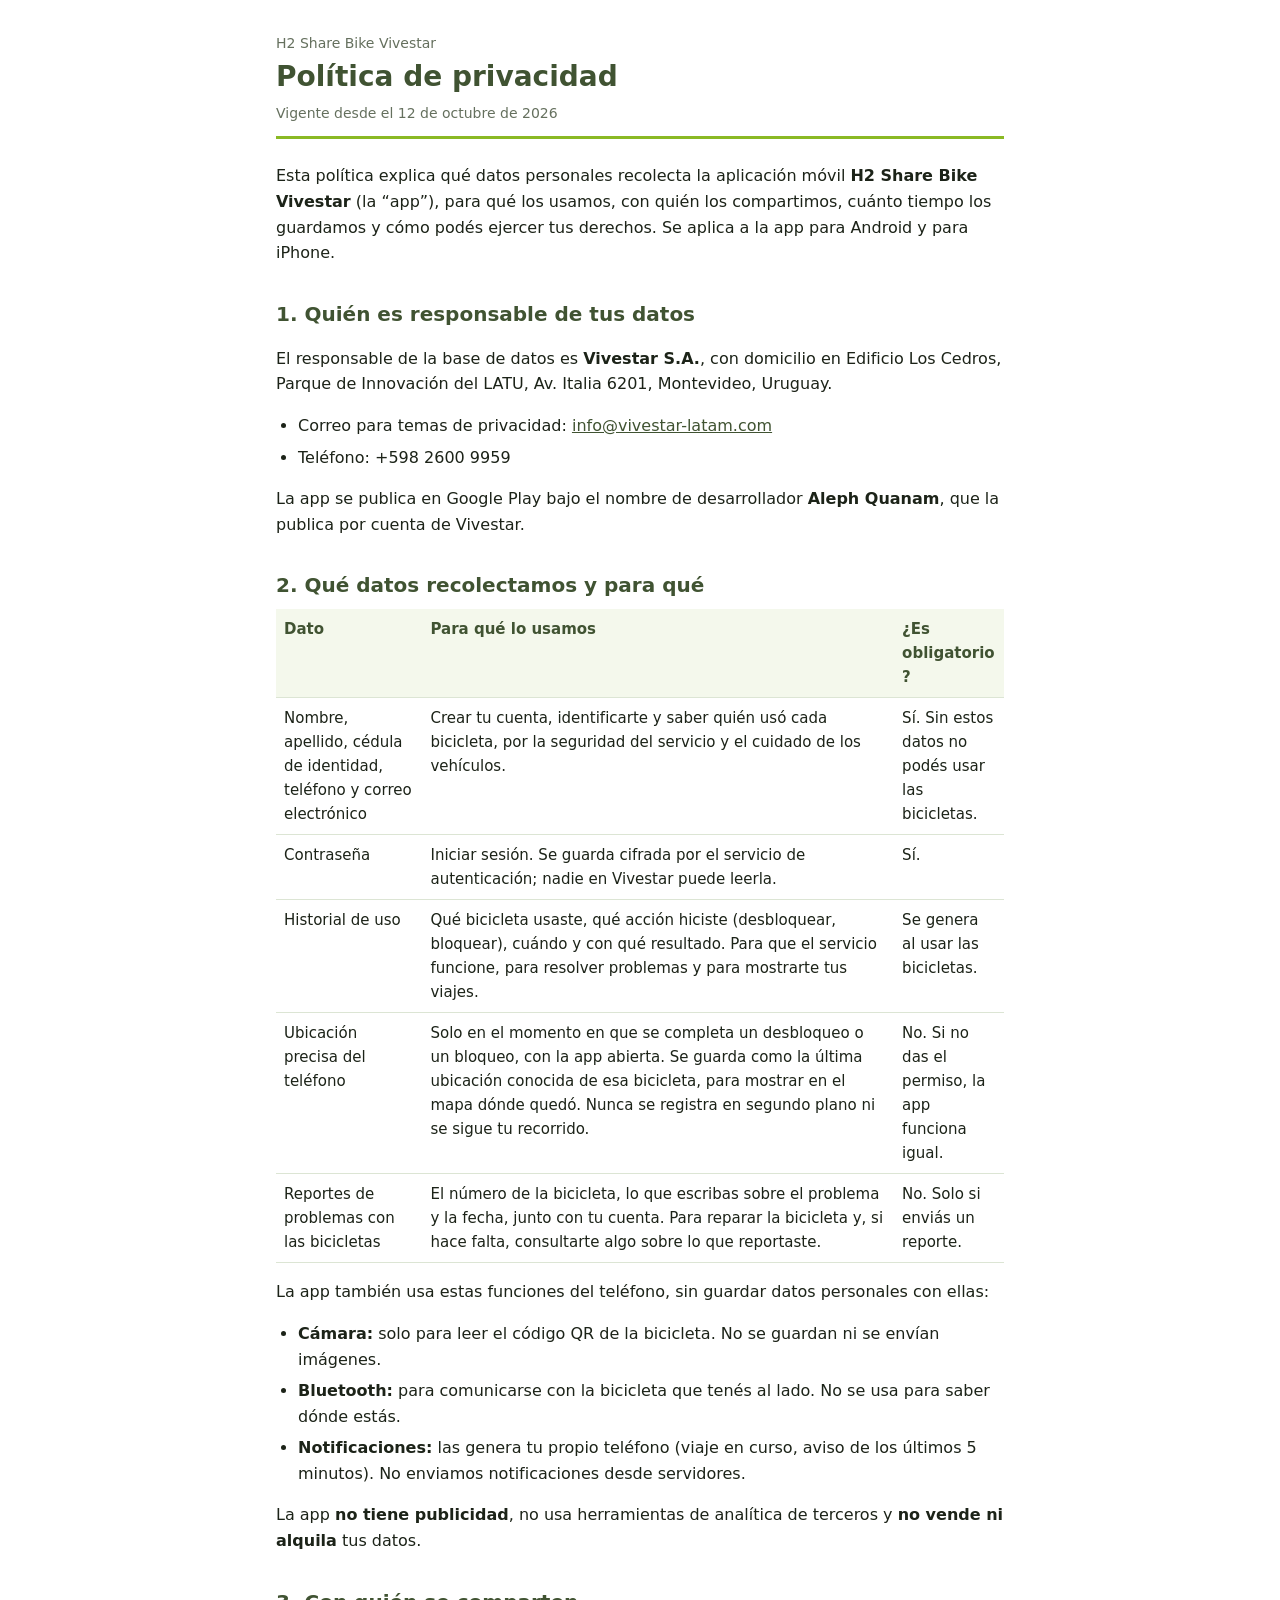
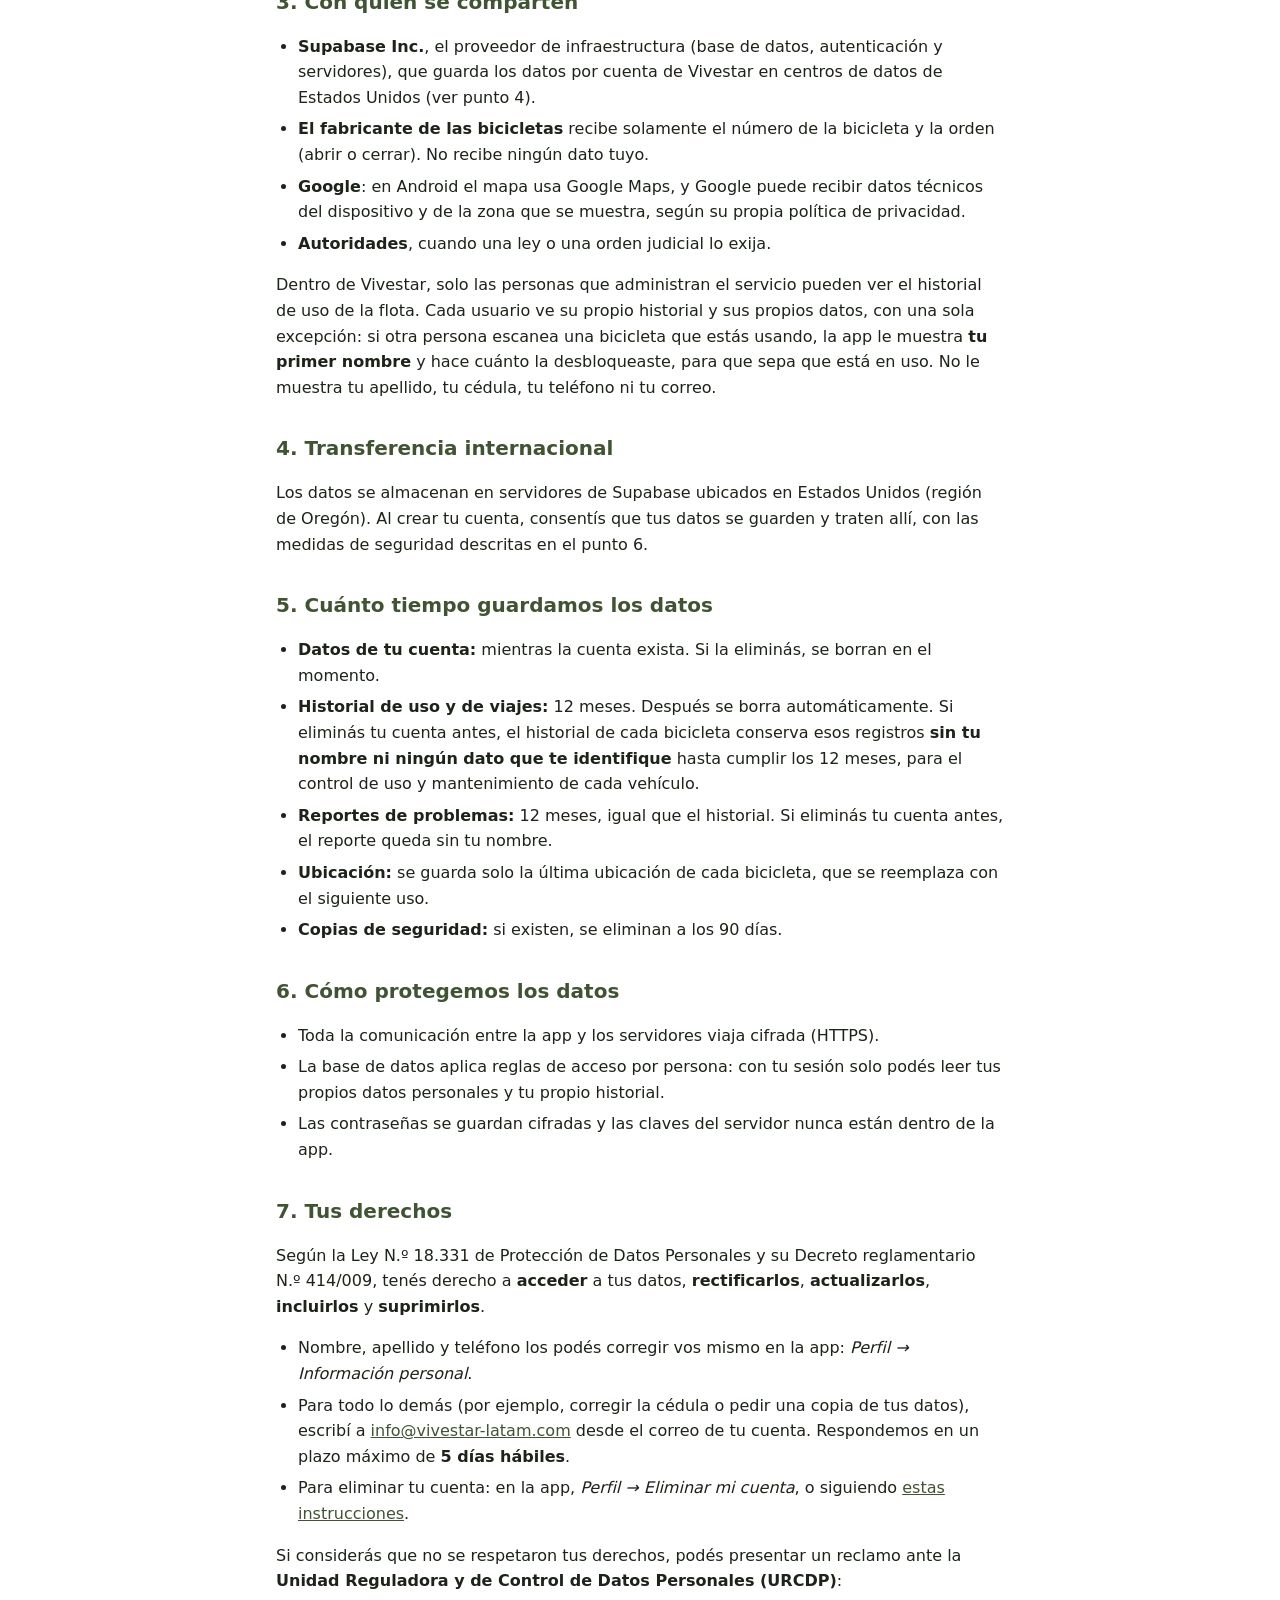
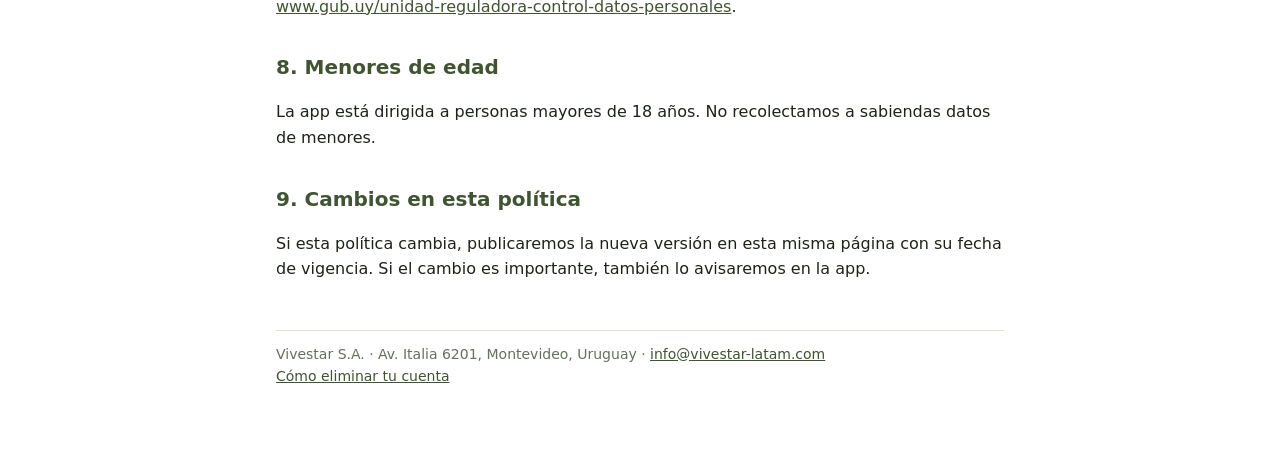
<file: index.html>
<!doctype html>
<html lang="es">
<head>
<meta charset="utf-8">
<meta name="viewport" content="width=device-width, initial-scale=1">
<title>Política de privacidad — H2 Share Bike Vivestar</title>
<meta name="description" content="Qué datos personales recolecta la app H2 Share Bike Vivestar, para qué, con quién se comparten, cuánto tiempo se guardan y cómo ejercer tus derechos.">
<link rel="stylesheet" href="estilo.css">
</head>
<body>
<main>

<header>
  <p>H2 Share Bike Vivestar</p>
  <h1>Política de privacidad</h1>
  <p>Vigente desde el 12 de octubre de 2026</p>
</header>

<p>Esta política explica qué datos personales recolecta la aplicación móvil
<strong>H2 Share Bike Vivestar</strong> (la “app”), para qué los usamos, con quién
los compartimos, cuánto tiempo los guardamos y cómo podés ejercer tus derechos.
Se aplica a la app para Android y para iPhone.</p>

<h2>1. Quién es responsable de tus datos</h2>
<p>El responsable de la base de datos es <strong>Vivestar S.A.</strong>, con domicilio
en Edificio Los Cedros, Parque de Innovación del LATU, Av. Italia 6201,
Montevideo, Uruguay.</p>
<ul>
  <li>Correo para temas de privacidad: <a href="mailto:info@vivestar-latam.com">info@vivestar-latam.com</a></li>
  <li>Teléfono: +598 2600 9959</li>
</ul>
<p>La app se publica en Google Play bajo el nombre de desarrollador
<strong>Aleph Quanam</strong>, que la publica por cuenta de Vivestar.</p>

<h2>2. Qué datos recolectamos y para qué</h2>
<table>
  <thead>
    <tr><th>Dato</th><th>Para qué lo usamos</th><th>¿Es obligatorio?</th></tr>
  </thead>
  <tbody>
    <tr>
      <td>Nombre, apellido, cédula de identidad, teléfono y correo electrónico</td>
      <td>Crear tu cuenta, identificarte y saber quién usó cada bicicleta, por la
        seguridad del servicio y el cuidado de los vehículos.</td>
      <td>Sí. Sin estos datos no podés usar las bicicletas.</td>
    </tr>
    <tr>
      <td>Contraseña</td>
      <td>Iniciar sesión. Se guarda cifrada por el servicio de autenticación;
        nadie en Vivestar puede leerla.</td>
      <td>Sí.</td>
    </tr>
    <tr>
      <td>Historial de uso</td>
      <td>Qué bicicleta usaste, qué acción hiciste (desbloquear, bloquear),
        cuándo y con qué resultado. Para que el servicio funcione, para resolver
        problemas y para mostrarte tus viajes.</td>
      <td>Se genera al usar las bicicletas.</td>
    </tr>
    <tr>
      <td>Ubicación precisa del teléfono</td>
      <td>Solo en el momento en que se completa un desbloqueo o un bloqueo, con la
        app abierta. Se guarda como la última ubicación conocida de esa bicicleta,
        para mostrar en el mapa dónde quedó. Nunca se registra en segundo plano ni
        se sigue tu recorrido.</td>
      <td>No. Si no das el permiso, la app funciona igual.</td>
    </tr>
    <tr>
      <td>Reportes de problemas con las bicicletas</td>
      <td>El número de la bicicleta, lo que escribas sobre el problema y la fecha,
        junto con tu cuenta. Para reparar la bicicleta y, si hace falta,
        consultarte algo sobre lo que reportaste.</td>
      <td>No. Solo si enviás un reporte.</td>
    </tr>
  </tbody>
</table>

<p>La app también usa estas funciones del teléfono, sin guardar datos personales con ellas:</p>
<ul>
  <li><strong>Cámara:</strong> solo para leer el código QR de la bicicleta. No se guardan ni se envían imágenes.</li>
  <li><strong>Bluetooth:</strong> para comunicarse con la bicicleta que tenés al lado. No se usa para saber dónde estás.</li>
  <li><strong>Notificaciones:</strong> las genera tu propio teléfono (viaje en curso, aviso de los últimos 5 minutos). No enviamos notificaciones desde servidores.</li>
</ul>
<p>La app <strong>no tiene publicidad</strong>, no usa herramientas de analítica de
terceros y <strong>no vende ni alquila</strong> tus datos.</p>

<h2>3. Con quién se comparten</h2>
<ul>
  <li><strong>Supabase Inc.</strong>, el proveedor de infraestructura (base de datos,
    autenticación y servidores), que guarda los datos por cuenta de Vivestar en
    centros de datos de Estados Unidos (ver punto 4).</li>
  <li><strong>El fabricante de las bicicletas</strong> recibe solamente el número de
    la bicicleta y la orden (abrir o cerrar). No recibe ningún dato tuyo.</li>
  <li><strong>Google</strong>: en Android el mapa usa Google Maps, y Google puede
    recibir datos técnicos del dispositivo y de la zona que se muestra, según su
    propia política de privacidad.</li>
  <li><strong>Autoridades</strong>, cuando una ley o una orden judicial lo exija.</li>
</ul>
<p>Dentro de Vivestar, solo las personas que administran el servicio pueden ver
el historial de uso de la flota. Cada usuario ve su propio historial y sus
propios datos, con una sola excepción: si otra persona escanea una bicicleta
que estás usando, la app le muestra <strong>tu primer nombre</strong> y hace cuánto
la desbloqueaste, para que sepa que está en uso. No le muestra tu apellido, tu
cédula, tu teléfono ni tu correo.</p>

<h2>4. Transferencia internacional</h2>
<p>Los datos se almacenan en servidores de Supabase ubicados en Estados Unidos
(región de Oregón). Al crear tu cuenta, consentís que tus datos se guarden y
traten allí, con las medidas de seguridad descritas en el punto 6.</p>

<h2>5. Cuánto tiempo guardamos los datos</h2>
<ul>
  <li><strong>Datos de tu cuenta:</strong> mientras la cuenta exista. Si la
    eliminás, se borran en el momento.</li>
  <li><strong>Historial de uso y de viajes:</strong> 12 meses. Después se borra
    automáticamente. Si eliminás tu cuenta antes, el historial de cada
    bicicleta conserva esos registros <strong>sin tu nombre ni ningún dato que te
    identifique</strong> hasta cumplir los 12 meses, para el control de uso y
    mantenimiento de cada vehículo.</li>
  <li><strong>Reportes de problemas:</strong> 12 meses, igual que el historial.
    Si eliminás tu cuenta antes, el reporte queda sin tu nombre.</li>
  <li><strong>Ubicación:</strong> se guarda solo la última ubicación de cada
    bicicleta, que se reemplaza con el siguiente uso.</li>
  <li><strong>Copias de seguridad:</strong> si existen, se eliminan a los 90 días.</li>
</ul>

<h2>6. Cómo protegemos los datos</h2>
<ul>
  <li>Toda la comunicación entre la app y los servidores viaja cifrada (HTTPS).</li>
  <li>La base de datos aplica reglas de acceso por persona: con tu sesión solo
    podés leer tus propios datos personales y tu propio historial.</li>
  <li>Las contraseñas se guardan cifradas y las claves del servidor nunca están
    dentro de la app.</li>
</ul>

<h2>7. Tus derechos</h2>
<p>Según la Ley N.º 18.331 de Protección de Datos Personales y su Decreto
reglamentario N.º 414/009, tenés derecho a <strong>acceder</strong> a tus datos,
<strong>rectificarlos</strong>, <strong>actualizarlos</strong>,
<strong>incluirlos</strong> y <strong>suprimirlos</strong>.</p>
<ul>
  <li>Nombre, apellido y teléfono los podés corregir vos mismo en la app:
    <em>Perfil → Información personal</em>.</li>
  <li>Para todo lo demás (por ejemplo, corregir la cédula o pedir una copia de tus
    datos), escribí a <a href="mailto:info@vivestar-latam.com">info@vivestar-latam.com</a>
    desde el correo de tu cuenta. Respondemos en un plazo máximo de
    <strong>5 días hábiles</strong>.</li>
  <li>Para eliminar tu cuenta: en la app, <em>Perfil → Eliminar mi cuenta</em>, o
    siguiendo <a href="eliminar-cuenta.html">estas instrucciones</a>.</li>
</ul>
<p>Si considerás que no se respetaron tus derechos, podés presentar un reclamo
ante la <strong>Unidad Reguladora y de Control de Datos Personales (URCDP)</strong>:
<a href="https://www.gub.uy/unidad-reguladora-control-datos-personales">www.gub.uy/unidad-reguladora-control-datos-personales</a>.</p>

<h2>8. Menores de edad</h2>
<p>La app está dirigida a personas mayores de 18 años. No recolectamos a
sabiendas datos de menores.</p>

<h2>9. Cambios en esta política</h2>
<p>Si esta política cambia, publicaremos la nueva versión en esta misma página
con su fecha de vigencia. Si el cambio es importante, también lo avisaremos en
la app.</p>

<footer>
  Vivestar S.A. · Av. Italia 6201, Montevideo, Uruguay ·
  <a href="mailto:info@vivestar-latam.com">info@vivestar-latam.com</a><br>
  <a href="eliminar-cuenta.html">Cómo eliminar tu cuenta</a>
</footer>

</main>
</body>
</html>
</file>
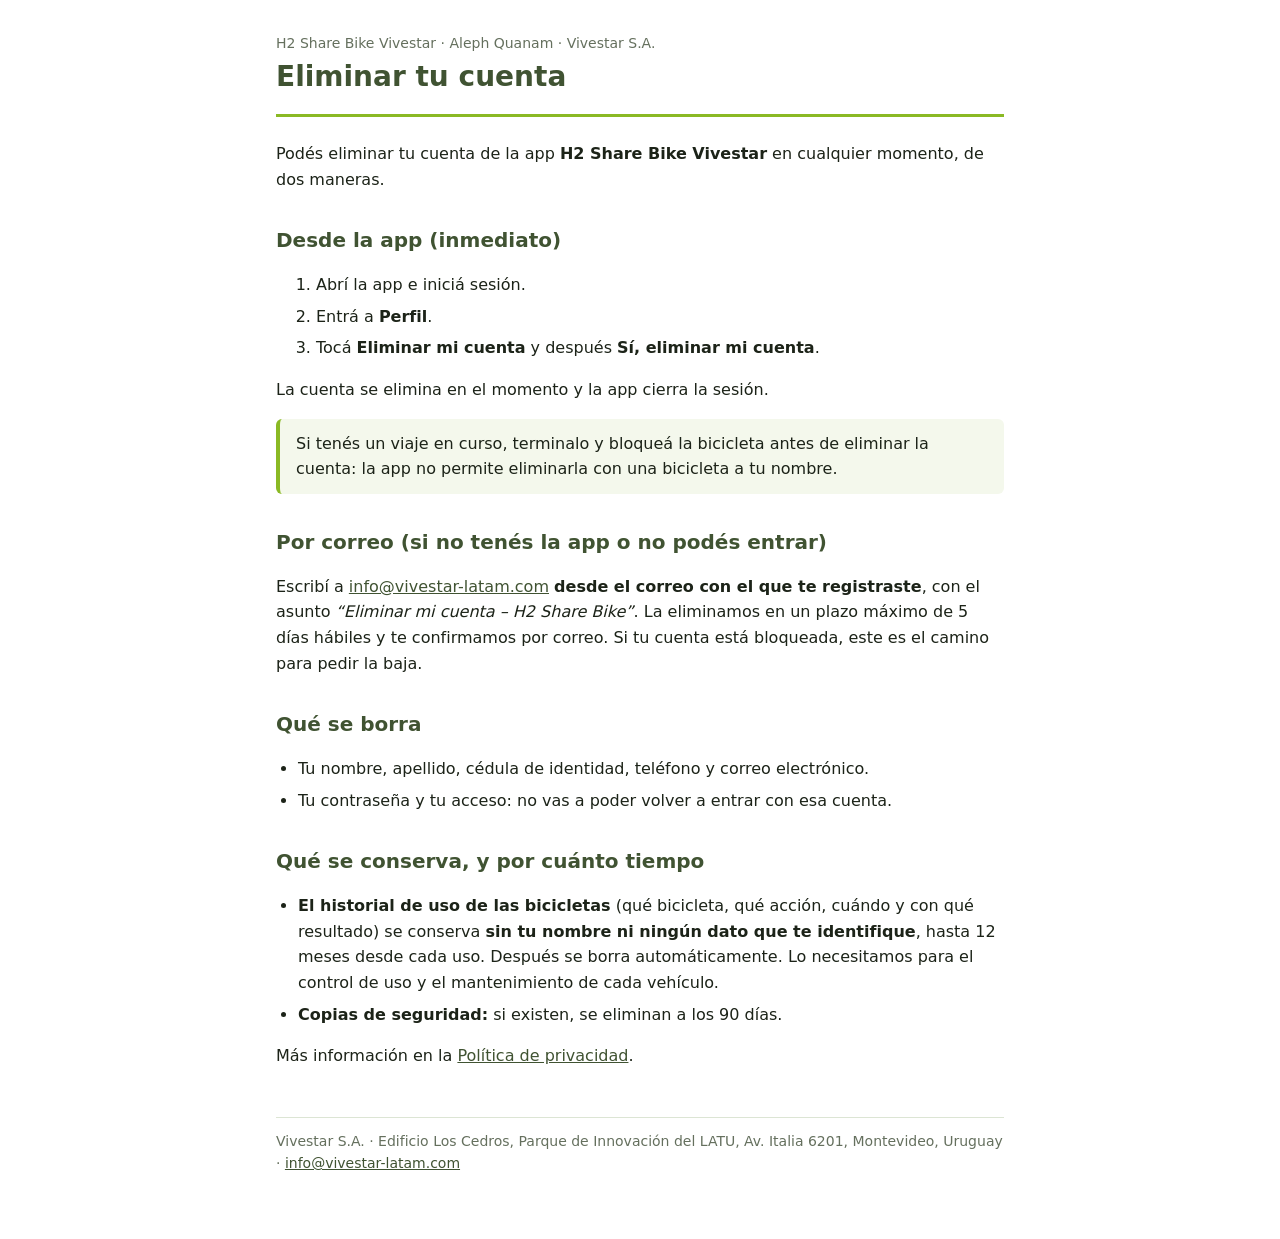
<file: eliminar-cuenta.html>
<!doctype html>
<html lang="es">
<head>
<meta charset="utf-8">
<meta name="viewport" content="width=device-width, initial-scale=1">
<title>Eliminar tu cuenta — H2 Share Bike Vivestar</title>
<meta name="description" content="Cómo eliminar tu cuenta de la app H2 Share Bike Vivestar (Aleph Quanam / Vivestar S.A.) y qué datos se borran.">
<link rel="stylesheet" href="estilo.css">
</head>
<body>
<main>

<header>
  <p>H2 Share Bike Vivestar · Aleph Quanam · Vivestar S.A.</p>
  <h1>Eliminar tu cuenta</h1>
</header>

<p>Podés eliminar tu cuenta de la app <strong>H2 Share Bike Vivestar</strong> en
cualquier momento, de dos maneras.</p>

<h2>Desde la app (inmediato)</h2>
<ol>
  <li>Abrí la app e iniciá sesión.</li>
  <li>Entrá a <strong>Perfil</strong>.</li>
  <li>Tocá <strong>Eliminar mi cuenta</strong> y después <strong>Sí, eliminar mi cuenta</strong>.</li>
</ol>
<p>La cuenta se elimina en el momento y la app cierra la sesión.</p>

<div class="recuadro">
  Si tenés un viaje en curso, terminalo y bloqueá la bicicleta antes de eliminar
  la cuenta: la app no permite eliminarla con una bicicleta a tu nombre.
</div>

<h2>Por correo (si no tenés la app o no podés entrar)</h2>
<p>Escribí a <a href="mailto:info@vivestar-latam.com?subject=Eliminar%20mi%20cuenta%20-%20H2%20Share%20Bike">info@vivestar-latam.com</a>
<strong>desde el correo con el que te registraste</strong>, con el asunto
<em>“Eliminar mi cuenta – H2 Share Bike”</em>. La eliminamos en un plazo máximo
de 5 días hábiles y te confirmamos por correo. Si tu cuenta está bloqueada,
este es el camino para pedir la baja.</p>

<h2>Qué se borra</h2>
<ul>
  <li>Tu nombre, apellido, cédula de identidad, teléfono y correo electrónico.</li>
  <li>Tu contraseña y tu acceso: no vas a poder volver a entrar con esa cuenta.</li>
</ul>

<h2>Qué se conserva, y por cuánto tiempo</h2>
<ul>
  <li><strong>El historial de uso de las bicicletas</strong> (qué bicicleta, qué
    acción, cuándo y con qué resultado) se conserva <strong>sin tu nombre ni ningún
    dato que te identifique</strong>, hasta 12 meses desde cada uso. Después se
    borra automáticamente. Lo necesitamos para el control de uso y el
    mantenimiento de cada vehículo.</li>
  <li><strong>Copias de seguridad:</strong> si existen, se eliminan a los 90 días.</li>
</ul>

<p>Más información en la <a href="./">Política de privacidad</a>.</p>

<footer>
  Vivestar S.A. · Edificio Los Cedros, Parque de Innovación del LATU, Av. Italia 6201, Montevideo, Uruguay ·
  <a href="mailto:info@vivestar-latam.com">info@vivestar-latam.com</a>
</footer>

</main>
</body>
</html>
</file>
<file: estilo.css>
/* The two public pages of H2 Share Bike Vivestar: the privacy policy and how to
   delete an account. Published with GitHub Pages — see legal/README.md. */

:root {
  --oliva: #405332;
  --verde: #8ab924;
  --tinta: #1c2318;
  --gris: #65705e;
  --linea: #dce5d4;
  --palido: #f4f8ec;
  --fondo: #ffffff;
}

@media (prefers-color-scheme: dark) {
  :root {
    --oliva: #b9d48a;
    --verde: #8ab924;
    --tinta: #e9efe3;
    --gris: #a9b4a1;
    --linea: #33402b;
    --palido: #1d2618;
    --fondo: #141a10;
  }
}

* { box-sizing: border-box; }

body {
  margin: 0;
  background: var(--fondo);
  color: var(--tinta);
  font: 16px/1.6 system-ui, -apple-system, "Segoe UI", Roboto, Arial, sans-serif;
  /* Long addresses (the URCDP link, the email) must wrap on a phone. */
  overflow-wrap: anywhere;
}

main {
  max-width: 760px;
  margin: 0 auto;
  padding: 32px 16px 64px;
}

header { border-bottom: 3px solid var(--verde); margin-bottom: 24px; padding-bottom: 12px; }
header p { margin: 0; color: var(--gris); font-size: 14px; }

h1 { color: var(--oliva); font-size: 28px; line-height: 1.2; margin: 6px 0 8px; }
h2 { color: var(--oliva); font-size: 20px; margin: 32px 0 8px; }

a { color: var(--oliva); }

ul { padding-left: 22px; }
li { margin-bottom: 6px; }

table { width: 100%; border-collapse: collapse; margin: 8px 0 16px; font-size: 15px; }
th, td { text-align: left; vertical-align: top; padding: 8px; border-bottom: 1px solid var(--linea); }
th { background: var(--palido); color: var(--oliva); }

.recuadro {
  background: var(--palido);
  border-left: 4px solid var(--verde);
  border-radius: 6px;
  padding: 12px 16px;
  margin: 16px 0;
}

footer { margin-top: 48px; color: var(--gris); font-size: 14px; border-top: 1px solid var(--linea); padding-top: 12px; }

@media (max-width: 560px) {
  table, thead, tbody, tr, th, td { display: block; }
  thead { display: none; }
  td { border-bottom: none; padding: 4px 0; }
  tr { border-bottom: 1px solid var(--linea); padding: 8px 0; }
  td:first-child { font-weight: 600; color: var(--oliva); }
}
</file>
